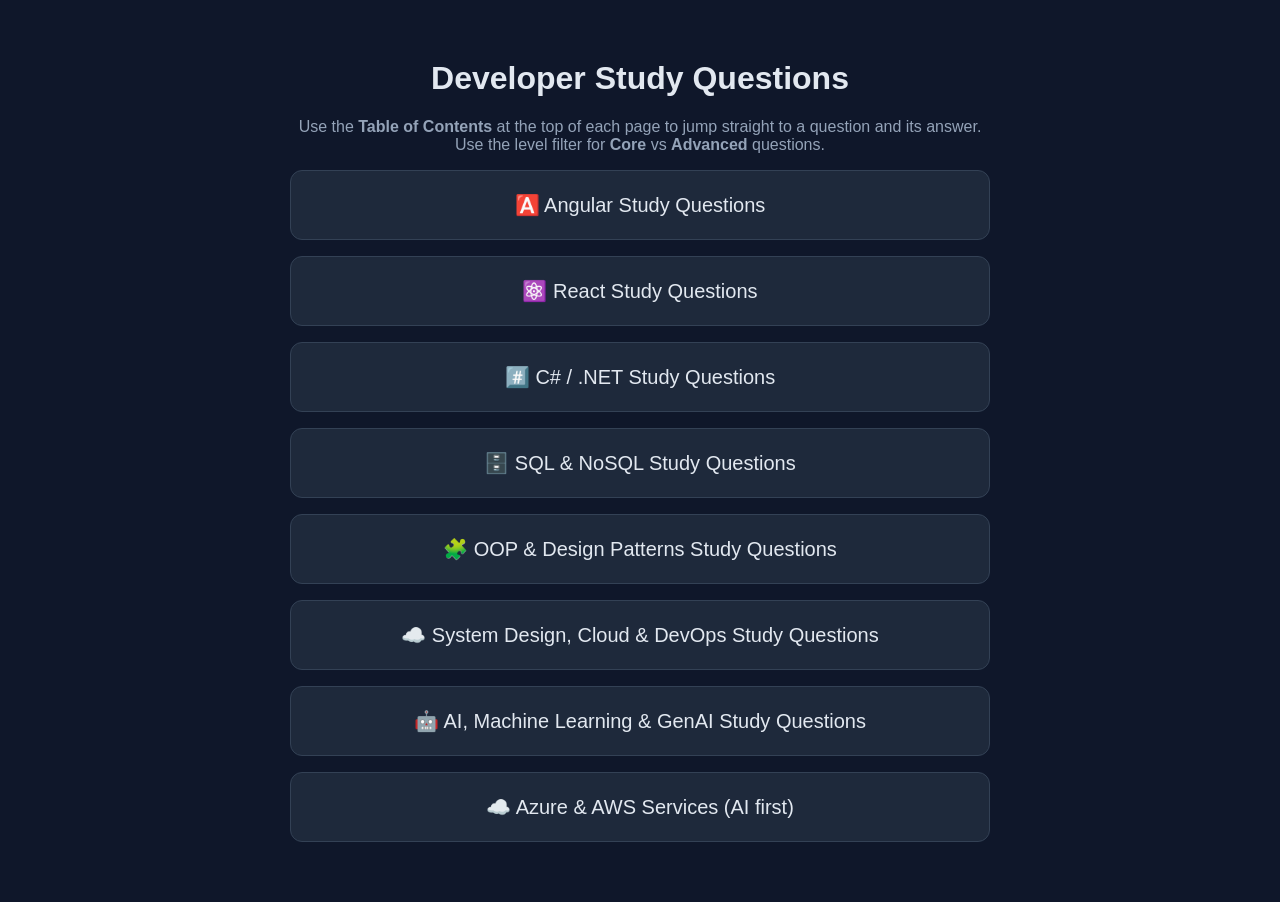
<file: study-question/index.html>
<!DOCTYPE html>
<html lang="en">
<head><meta charset="UTF-8"><meta name="viewport" content="width=device-width, initial-scale=1.0">
<title>Study Questions</title><link rel="stylesheet" href="prep.css"></head>
<body>
<div class="landing">
  <h1>Developer Study Questions</h1>
  <p style="color:var(--muted)">Use the <b>Table of Contents</b> at the top of each page to jump straight to a question and its answer. Use the level filter for <b>Core</b> vs <b>Advanced</b> questions.</p>
  <a class="big" href="angular.html">🅰️ Angular Study Questions</a>
  <a class="big" href="react.html">⚛️ React Study Questions</a>
  <a class="big" href="csharp.html">#️⃣ C# / .NET Study Questions</a>
  <a class="big" href="sql.html">🗄️ SQL & NoSQL Study Questions</a>
  <a class="big" href="oop.html">🧩 OOP & Design Patterns Study Questions</a>
  <a class="big" href="system.html">☁️ System Design, Cloud & DevOps Study Questions</a>
  <a class="big" href="ai.html">🤖 AI, Machine Learning & GenAI Study Questions</a>
  <a class="big" href="cloud.html">☁️ Azure &amp; AWS Services (AI first)</a>
</div>
</body></html>
</file>
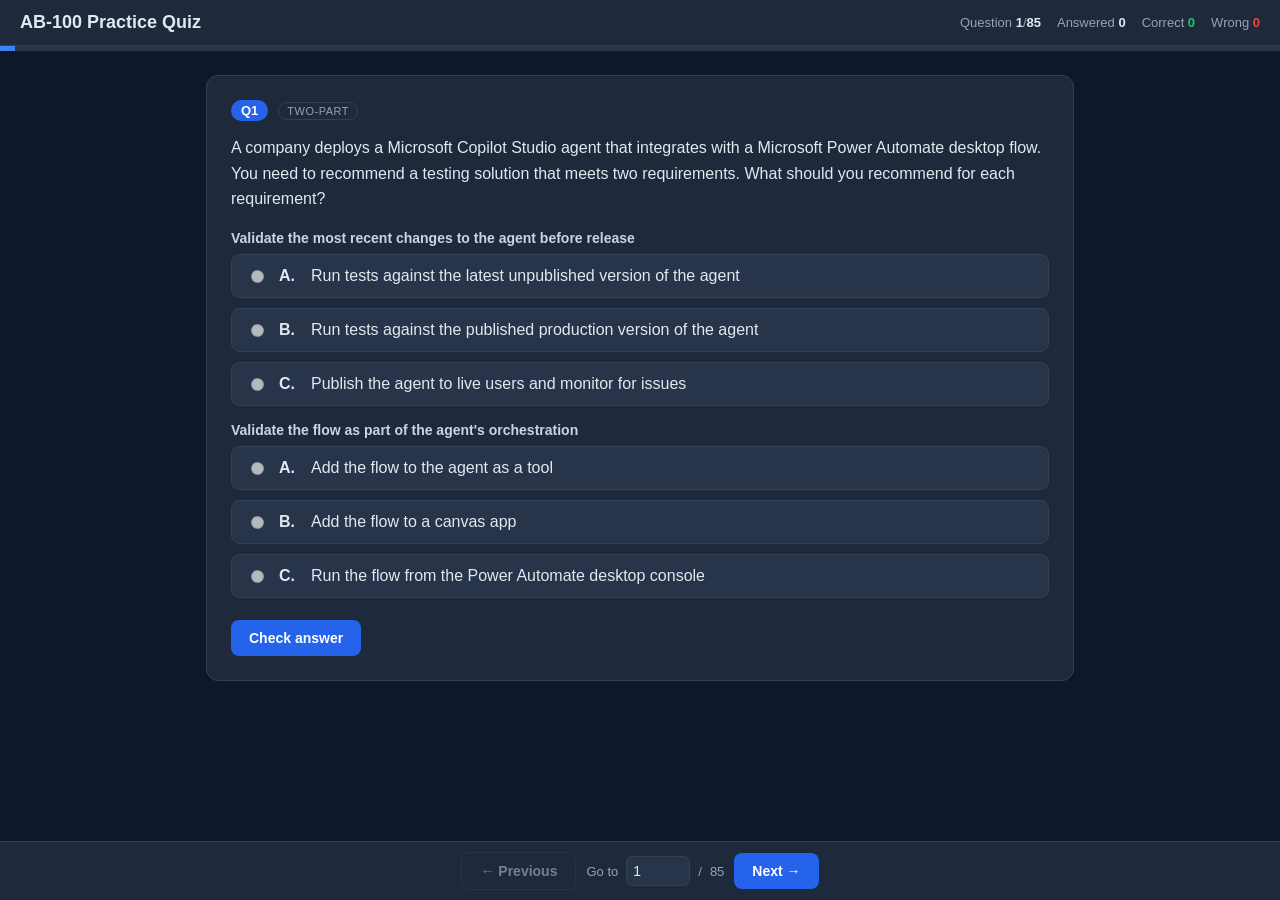
<file: quiz-ab100/ab100.html>
<!DOCTYPE html>
<html lang="en">
<head>
<meta charset="UTF-8">
<meta name="viewport" content="width=device-width, initial-scale=1.0">
<title>AB-100 Practice Quiz</title>
<style>
  :root{
    --bg:#0f172a; --panel:#1e293b; --panel2:#273449; --text:#e2e8f0;
    --muted:#94a3b8; --accent:#3b82f6; --accent2:#2563eb;
    --ok:#22c55e; --okbg:#14351f; --bad:#ef4444; --badbg:#3a1618;
    --border:#334155;
  }
  *{box-sizing:border-box}
  body{margin:0;font-family:"Segoe UI",Roboto,Arial,sans-serif;background:var(--bg);color:var(--text);}
  header{position:sticky;top:0;z-index:10;background:var(--panel);border-bottom:1px solid var(--border);
    padding:12px 20px;display:flex;align-items:center;gap:18px;flex-wrap:wrap;}
  header h1{font-size:18px;margin:0;font-weight:600;}
  .stats{display:flex;gap:16px;font-size:13px;color:var(--muted);margin-left:auto;flex-wrap:wrap}
  .stats b{color:var(--text)}
  .progress{height:5px;background:var(--panel2);width:100%;}
  .progress > div{height:100%;background:var(--accent);width:0;transition:width .3s}
  main{max-width:900px;margin:24px auto;padding:0 16px 90px;}
  .card{background:var(--panel);border:1px solid var(--border);border-radius:12px;padding:24px;}
  .qhead{display:flex;align-items:center;gap:10px;margin-bottom:14px;flex-wrap:wrap}
  .qnum{font-size:13px;font-weight:700;color:#fff;background:var(--accent2);padding:3px 10px;border-radius:20px}
  .tag{font-size:11px;color:var(--muted);border:1px solid var(--border);padding:2px 8px;border-radius:20px;text-transform:uppercase;letter-spacing:.5px}
  .stem{font-size:16px;line-height:1.6;white-space:pre-wrap;margin-bottom:18px}
  .part-prompt{font-size:14px;font-weight:600;color:#cbd5e1;margin:16px 0 8px}
  .hint{font-size:12px;color:var(--muted);margin-bottom:8px}
  .options{display:flex;flex-direction:column;gap:10px}
  .opt{display:flex;align-items:flex-start;gap:12px;padding:12px 14px;border:1px solid var(--border);
    border-radius:9px;cursor:pointer;background:var(--panel2);transition:.15s}
  .opt:hover{border-color:var(--accent)}
  .opt.sel{border-color:var(--accent);background:#213050}
  .opt.correct{border-color:var(--ok);background:var(--okbg)}
  .opt.wrong{border-color:var(--bad);background:var(--badbg)}
  .opt .letter{font-weight:700;min-width:20px}
  .opt input{margin-top:3px;pointer-events:none}
  .verdict{font-weight:700;margin:16px 0 4px;font-size:15px}
  .verdict.ok{color:var(--ok)} .verdict.bad{color:var(--bad)}
  .btnrow{display:flex;gap:10px;margin-top:22px;flex-wrap:wrap;align-items:center}
  button{font-family:inherit;font-size:14px;border:none;border-radius:8px;padding:10px 18px;cursor:pointer;font-weight:600}
  .btn-primary{background:var(--accent2);color:#fff}
  .btn-primary:hover{background:var(--accent)}
  .btn-ghost{background:transparent;color:var(--text);border:1px solid var(--border)}
  .btn-ghost:hover{border-color:var(--accent)}
  button:disabled{opacity:.45;cursor:not-allowed}
  .spacer{flex:1}
  .expl-box{margin-top:14px;border:1px solid #1d4ed8;background:#0e1c33;border-radius:9px;padding:12px 14px}
  .expl-box .h{font-weight:700;color:#60a5fa;margin-bottom:6px;font-size:13px;text-transform:uppercase;letter-spacing:.5px}
  .expl-box .body{font-size:14px;line-height:1.6;color:#dbeafe;white-space:pre-wrap}
  footer{position:fixed;bottom:0;left:0;right:0;background:var(--panel);border-top:1px solid var(--border);
    padding:10px 20px;display:flex;gap:10px;align-items:center;justify-content:center}
  .jump{display:flex;align-items:center;gap:8px;font-size:13px;color:var(--muted)}
  .jump input{width:64px;background:var(--panel2);border:1px solid var(--border);color:var(--text);
    border-radius:6px;padding:6px;font-size:14px}
  @media(max-width:600px){.stem{font-size:15px}main{margin-top:14px}}
</style>
</head>
<body>
<header>
  <h1>AB-100 Practice Quiz</h1>
  <div class="stats">
    <span>Question <b id="s-pos">1</b>/<b id="s-total">0</b></span>
    <span>Answered <b id="s-answered">0</b></span>
    <span>Correct <b id="s-correct" style="color:var(--ok)">0</b></span>
    <span>Wrong <b id="s-wrong" style="color:var(--bad)">0</b></span>
  </div>
</header>
<div class="progress"><div id="bar"></div></div>

<main>
  <div class="card" id="card"><!-- rendered --></div>
</main>

<footer>
  <button class="btn-ghost" id="prev">&larr; Previous</button>
  <div class="jump">Go to
    <input type="number" id="jump" min="1" value="1"> / <span id="f-total">0</span>
  </div>
  <button class="btn-primary" id="next">Next &rarr;</button>
</footer>

<script src="ab100_data.js"></script>
<script>
(function(){
  const data = AB100_DATA.map(normalize);
  const total = data.length;
  let idx = 0;
  const state = data.map(q => ({answered:false, correctBool:null, selected:groupsOf(q).map(()=>[])}));

  const $ = id => document.getElementById(id);
  $('s-total').textContent = total;
  $('f-total').textContent = total;
  $('jump').max = total;

  // Uniform shape: _groups[] = {prompt, multi, options:[{letter,text}], correct:[letters]}
  function normalize(q){
    if(q.type==='twopart'){
      q._groups = q.parts.map(p => ({prompt:p.prompt, multi:false, options:p.options, correct:[p.correct]}));
    } else if(q.type==='yesno'){
      q._groups = [{prompt:'', multi:false,
        options:[{letter:'A',text:'Yes'},{letter:'B',text:'No'}], correct:q.correct}];
    } else {
      q._groups = [{prompt:'', multi:(q.type==='multi'), options:q.options, correct:q.correct}];
    }
    return q;
  }
  function groupsOf(q){ return q._groups; }

  function tagFor(q){
    if(q.type==='twopart') return 'Two-part';
    if(q.type==='yesno') return 'Yes / No';
    if(q.type==='multi') return 'Multiple answer';
    return 'Single answer';
  }

  function arraysEqual(a,b){
    if(a.length!==b.length) return false;
    const x=[...a].sort(), y=[...b].sort();
    return x.every((v,i)=>v===y[i]);
  }

  function escapeHtml(s){
    return (s||'').replace(/&/g,'&amp;').replace(/</g,'&lt;').replace(/>/g,'&gt;');
  }

  function updateStats(){
    const answered = state.filter(s=>s.answered).length;
    const correct = state.filter(s=>s.correctBool===true).length;
    const wrong = state.filter(s=>s.correctBool===false).length;
    $('s-pos').textContent = idx+1;
    $('s-answered').textContent = answered;
    $('s-correct').textContent = correct;
    $('s-wrong').textContent = wrong;
    $('bar').style.width = ((idx+1)/total*100)+'%';
    $('jump').value = idx+1;
    $('prev').disabled = idx===0;
    $('next').disabled = idx===total-1;
  }

  function render(){
    const q = data[idx];
    const st = state[idx];
    const groups = groupsOf(q);
    const c = $('card');
    let html = `<div class="qhead">
        <span class="qnum">Q${q.number}</span>
        <span class="tag">${escapeHtml(tagFor(q))}</span>
      </div>`;
    html += `<div class="stem">${escapeHtml(q.stem)}</div>`;

    groups.forEach((g,gi)=>{
      if(g.prompt) html += `<div class="part-prompt">${escapeHtml(g.prompt)}</div>`;
      if(g.multi && !st.answered) html += `<div class="hint">Select ${g.correct.length} answers</div>`;
      html += `<div class="options" data-group="${gi}">`;
      g.options.forEach(o=>{
        const chk = g.multi ? 'checkbox' : 'radio';
        const sel = st.selected[gi].includes(o.letter);
        let cls = 'opt';
        if(st.answered){
          const isCorrect = g.correct.includes(o.letter);
          if(isCorrect) cls+=' correct';
          else if(sel) cls+=' wrong';
        } else if(sel){ cls+=' sel'; }
        html += `<div class="${cls}" data-group="${gi}" data-letter="${o.letter}">
            <input type="${chk}" ${sel?'checked':''} disabled>
            <span class="letter">${o.letter}.</span>
            <span>${escapeHtml(o.text)}</span>
          </div>`;
      });
      html += `</div>`;
    });

    if(st.answered){
      const ok = st.correctBool;
      const ansTxt = groups.map(g=>g.correct.join(', ')).join('  |  ');
      html += `<div class="verdict ${ok?'ok':'bad'}">${ok?'✓ Correct':'✗ Incorrect'} &nbsp;—&nbsp; Answer: ${escapeHtml(ansTxt)}</div>`;
      if(q.explanation){
        html += `<div class="expl-box"><div class="h">Why this answer</div>
                 <div class="body">${escapeHtml(q.explanation)}</div></div>`;
      }
    }

    html += `<div class="btnrow">
        <button class="btn-primary" id="check" ${st.answered?'disabled':''}>Check answer</button>
        <span class="spacer"></span>
      </div>`;
    c.innerHTML = html;

    c.querySelectorAll('.opt').forEach(el=>{
      el.addEventListener('click', ()=>{
        if(st.answered) return;
        const gi = +el.dataset.group;
        const letter = el.dataset.letter;
        const g = groups[gi];
        const arr = st.selected[gi];
        if(g.multi){
          const i = arr.indexOf(letter);
          if(i>=0) arr.splice(i,1); else arr.push(letter);
        } else {
          st.selected[gi] = [letter];
        }
        refreshSel();
      });
    });
    function refreshSel(){
      c.querySelectorAll('.opt').forEach(el=>{
        const gi = +el.dataset.group;
        const sel = st.selected[gi].includes(el.dataset.letter);
        el.classList.toggle('sel', sel);
        const inp = el.querySelector('input'); if(inp) inp.checked = sel;
      });
    }

    const cb = $('check');
    if(cb) cb.addEventListener('click', ()=>{
      if(st.selected.some(a=>a.length===0)) return; // every group needs a selection
      st.answered = true;
      st.correctBool = groups.every((g,gi)=>arraysEqual(st.selected[gi], g.correct));
      render(); updateStats();
    });

    updateStats();
  }

  $('prev').addEventListener('click', ()=>{ if(idx>0){idx--; render();} });
  $('next').addEventListener('click', ()=>{ if(idx<total-1){idx++; render();} });
  $('jump').addEventListener('change', ()=>{
    let v = parseInt($('jump').value,10);
    if(isNaN(v)) return;
    v = Math.max(1, Math.min(total, v));
    idx = v-1; render();
  });
  document.addEventListener('keydown', e=>{
    if(e.target.tagName==='INPUT') return;
    if(e.key==='ArrowRight' && idx<total-1){idx++; render();}
    if(e.key==='ArrowLeft' && idx>0){idx--; render();}
  });

  render();
})();
</script>
</body>
</html>
</file>
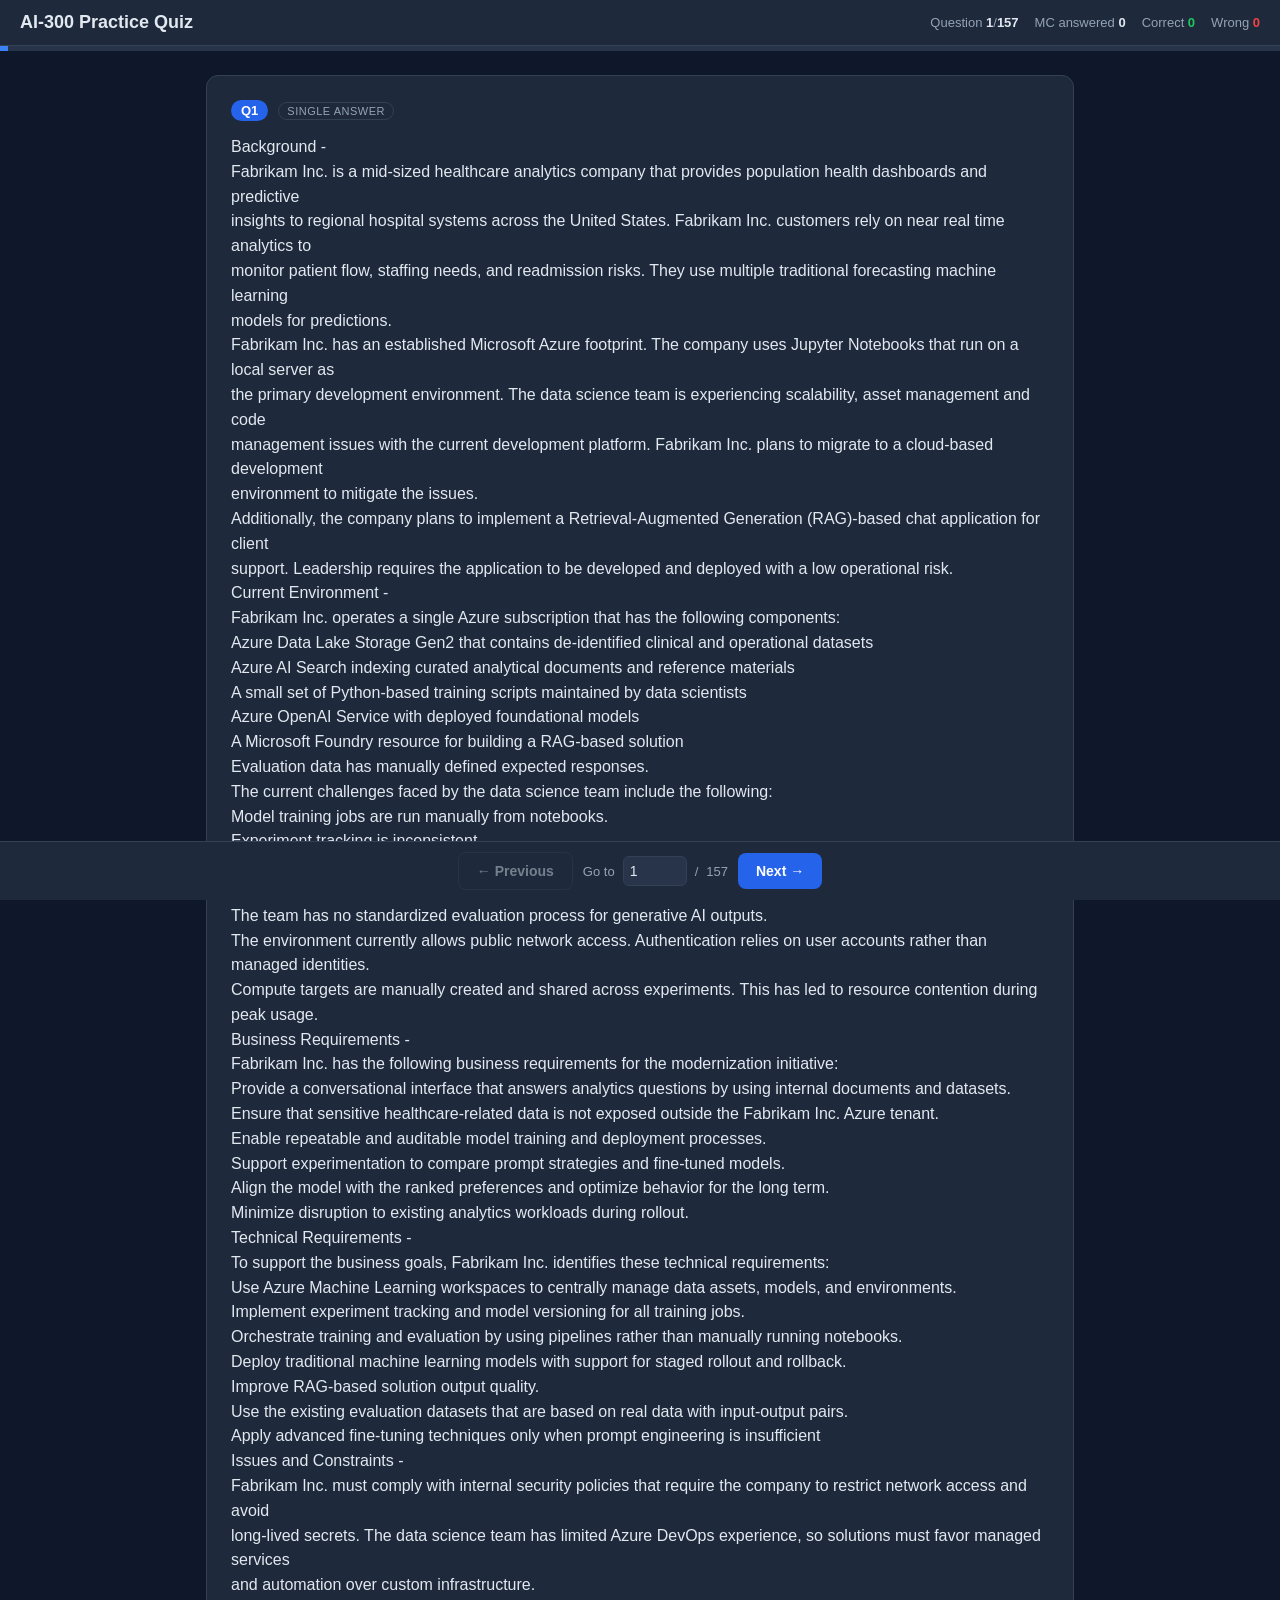
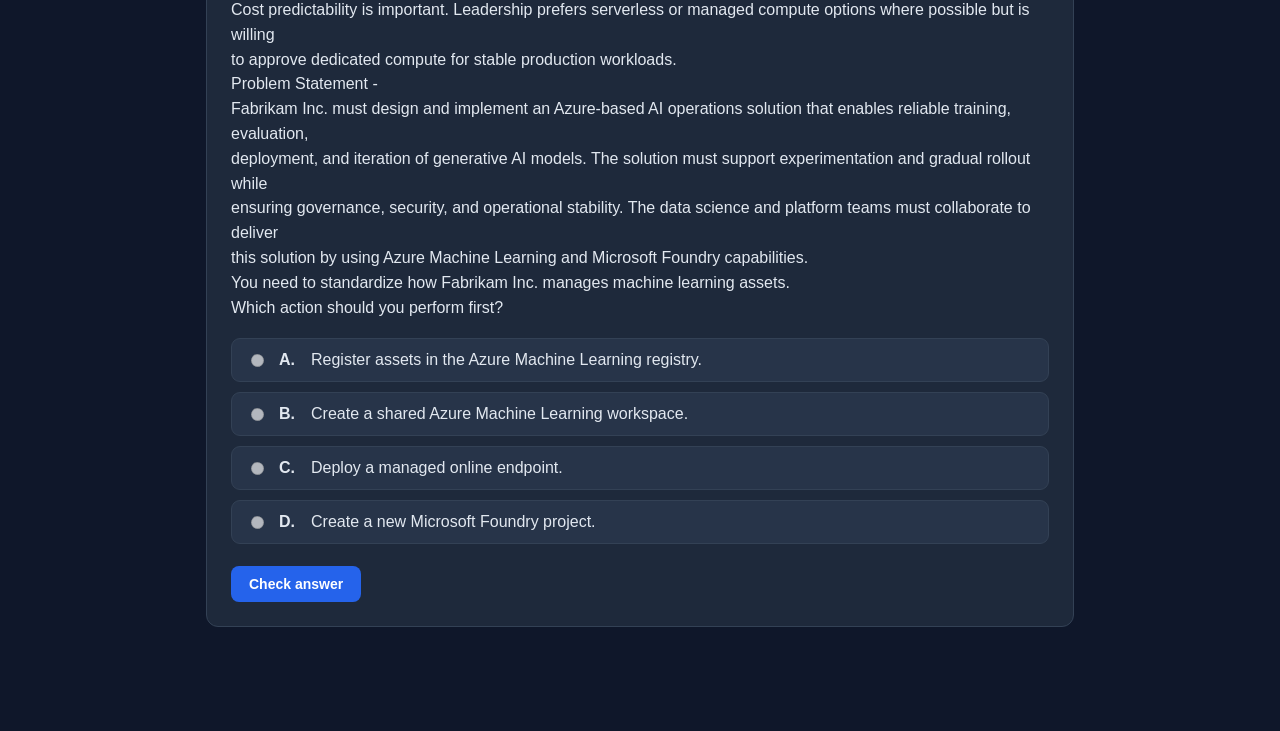
<file: quiz/quiz.html>
<!DOCTYPE html>
<html lang="en">
<head>
<meta charset="UTF-8">
<meta name="viewport" content="width=device-width, initial-scale=1.0">
<title>AI-300 Practice Quiz</title>
<style>
  :root{
    --bg:#0f172a; --panel:#1e293b; --panel2:#273449; --text:#e2e8f0;
    --muted:#94a3b8; --accent:#3b82f6; --accent2:#2563eb;
    --ok:#22c55e; --okbg:#14351f; --bad:#ef4444; --badbg:#3a1618;
    --border:#334155;
  }
  *{box-sizing:border-box}
  body{margin:0;font-family:"Segoe UI",Roboto,Arial,sans-serif;background:var(--bg);color:var(--text);}
  header{position:sticky;top:0;z-index:10;background:var(--panel);border-bottom:1px solid var(--border);
    padding:12px 20px;display:flex;align-items:center;gap:18px;flex-wrap:wrap;}
  header h1{font-size:18px;margin:0;font-weight:600;}
  .stats{display:flex;gap:16px;font-size:13px;color:var(--muted);margin-left:auto;flex-wrap:wrap}
  .stats b{color:var(--text)}
  .progress{height:5px;background:var(--panel2);width:100%;}
  .progress > div{height:100%;background:var(--accent);width:0;transition:width .3s}
  main{max-width:900px;margin:24px auto;padding:0 16px 80px;}
  .card{background:var(--panel);border:1px solid var(--border);border-radius:12px;padding:24px;}
  .qhead{display:flex;align-items:center;gap:10px;margin-bottom:14px;flex-wrap:wrap}
  .qnum{font-size:13px;font-weight:700;color:#fff;background:var(--accent2);padding:3px 10px;border-radius:20px}
  .tag{font-size:11px;color:var(--muted);border:1px solid var(--border);padding:2px 8px;border-radius:20px;text-transform:uppercase;letter-spacing:.5px}
  .stem{font-size:16px;line-height:1.55;white-space:pre-wrap;margin-bottom:18px}
  .options{display:flex;flex-direction:column;gap:10px}
  .opt{display:flex;align-items:flex-start;gap:12px;padding:12px 14px;border:1px solid var(--border);
    border-radius:9px;cursor:pointer;background:var(--panel2);transition:.15s}
  .opt:hover{border-color:var(--accent)}
  .opt.sel{border-color:var(--accent);background:#213050}
  .opt.correct{border-color:var(--ok);background:var(--okbg)}
  .opt.wrong{border-color:var(--bad);background:var(--badbg)}
  .opt .letter{font-weight:700;min-width:20px}
  .opt input{margin-top:3px;pointer-events:none}
  .imgs img{max-width:100%;border:1px solid var(--border);border-radius:8px;margin:8px 0;background:#fff}
  .answer-block{margin-top:16px;padding-top:16px;border-top:1px dashed var(--border);display:none}
  .answer-block.show{display:block}
  .verdict{font-weight:700;margin:14px 0 4px;font-size:15px}
  .verdict.ok{color:var(--ok)} .verdict.bad{color:var(--bad)}
  .btnrow{display:flex;gap:10px;margin-top:22px;flex-wrap:wrap;align-items:center}
  button{font-family:inherit;font-size:14px;border:none;border-radius:8px;padding:10px 18px;cursor:pointer;font-weight:600}
  .btn-primary{background:var(--accent2);color:#fff}
  .btn-primary:hover{background:var(--accent)}
  .btn-ghost{background:transparent;color:var(--text);border:1px solid var(--border)}
  .btn-ghost:hover{border-color:var(--accent)}
  button:disabled{opacity:.45;cursor:not-allowed}
  .spacer{flex:1}
  .jump{display:flex;align-items:center;gap:8px;font-size:13px;color:var(--muted)}
  .jump input{width:64px;background:var(--panel2);border:1px solid var(--border);color:var(--text);
    border-radius:6px;padding:6px;font-size:14px}
  .answer-note{font-size:14px;color:var(--muted);margin-top:8px}
  .pill{display:inline-block;font-weight:700;color:var(--ok)}
  .corr-badge{font-size:11px;font-weight:700;color:#78350f;background:#fbbf24;padding:2px 9px;border-radius:20px;text-transform:uppercase;letter-spacing:.5px}
  .corr-box{margin-top:14px;border:1px solid #b45309;background:#3a2a10;border-radius:9px;padding:12px 14px}
  .corr-box .h{font-weight:700;color:#fbbf24;margin-bottom:4px}
  .corr-box .ans{font-size:15px;color:#fde68a;font-weight:700}
  .corr-box .was{font-size:12px;color:var(--muted);margin-top:4px}
  .corr-box .conf{font-size:11px;color:var(--muted);margin-top:2px}
  .expl-box{margin-top:14px;border:1px solid #1d4ed8;background:#0e1c33;border-radius:9px;padding:12px 14px}
  .expl-box .h{font-weight:700;color:#60a5fa;margin-bottom:6px;font-size:13px;text-transform:uppercase;letter-spacing:.5px}
  .expl-box .body{font-size:14px;line-height:1.6;color:#dbeafe;white-space:pre-wrap}
  .orig-details{margin-top:12px}
  .orig-details summary{cursor:pointer;color:var(--muted);font-size:13px;padding:6px 0}
  .orig-details summary:hover{color:var(--text)}
  footer{position:fixed;bottom:0;left:0;right:0;background:var(--panel);border-top:1px solid var(--border);
    padding:10px 20px;display:flex;gap:10px;align-items:center;justify-content:center}
  @media(max-width:600px){.stem{font-size:15px}main{margin-top:14px}}
</style>
</head>
<body>
<header>
  <h1>AI-300 Practice Quiz</h1>
  <div class="stats">
    <span>Question <b id="s-pos">1</b>/<b id="s-total">0</b></span>
    <span>MC answered <b id="s-answered">0</b></span>
    <span>Correct <b id="s-correct" style="color:var(--ok)">0</b></span>
    <span>Wrong <b id="s-wrong" style="color:var(--bad)">0</b></span>
  </div>
</header>
<div class="progress"><div id="bar"></div></div>

<main>
  <div class="card" id="card"><!-- rendered --></div>
</main>

<footer>
  <button class="btn-ghost" id="prev">&larr; Previous</button>
  <div class="jump">Go to
    <input type="number" id="jump" min="1" value="1"> / <span id="f-total">0</span>
  </div>
  <button class="btn-primary" id="next">Next &rarr;</button>
</footer>

<script src="quiz_data.js"></script>
<script>
(function(){
  const data = QUIZ_DATA;
  const total = data.length;
  let idx = 0;
  // per-question state: {answered:bool, selected:[], correctBool, revealed}
  const state = data.map(q => ({answered:false, selected:[], correctBool:null, revealed:false}));

  const $ = id => document.getElementById(id);
  $('s-total').textContent = total;
  $('f-total').textContent = total;
  $('jump').max = total;

  function arraysEqual(a,b){
    if(a.length!==b.length) return false;
    const x=[...a].sort(), y=[...b].sort();
    return x.every((v,i)=>v===y[i]);
  }

  function updateStats(){
    const answered = state.filter(s=>s.answered).length;
    const correct = state.filter(s=>s.correctBool===true).length;
    const wrong = state.filter(s=>s.correctBool===false).length;
    $('s-pos').textContent = idx+1;
    $('s-answered').textContent = answered;
    $('s-correct').textContent = correct;
    $('s-wrong').textContent = wrong;
    $('bar').style.width = ((idx+1)/total*100)+'%';
    $('jump').value = idx+1;
    $('prev').disabled = idx===0;
    $('next').disabled = idx===total-1;
  }

  function render(){
    const q = data[idx];
    const st = state[idx];
    const c = $('card');
    let html = `<div class="qhead">
        <span class="qnum">Q${q.number}</span>
        <span class="tag">${q.type==='mc' ? (q.multi?'Multiple answer':'Single answer') : (q.label||'Exhibit')}</span>
        ${q.correction ? '<span class="corr-badge">Corrected</span>' : ''}
      </div>`;

    const corrBox = q.correction ? `<div class="corr-box">
        <div class="h">✎ Corrected answer</div>
        <div class="ans">${escapeHtml(q.correction.answer)}</div>
        <div class="was">PDF marked: ${escapeHtml(q.correction.was)}</div>
        <div class="conf">Confidence: ${escapeHtml(q.correction.confidence)}</div>
      </div>` : '';

    const explBox = q.explanation ? `<div class="expl-box">
        <div class="h">Why this answer</div>
        <div class="body">${escapeHtml(q.explanation)}</div>
      </div>` : '';

    if(q.type==='mc'){
      html += `<div class="stem">${escapeHtml(q.stem)}</div>`;
      html += `<div class="options">`;
      q.options.forEach(o=>{
        const chk = q.multi ? 'checkbox' : 'radio';
        const sel = st.selected.includes(o.letter);
        let cls = 'opt';
        if(st.answered){
          const isCorrect = q.correct.includes(o.letter);
          if(isCorrect) cls+=' correct';
          else if(sel) cls+=' wrong';
        } else if(sel){ cls+=' sel'; }
        html += `<div class="${cls}" data-letter="${o.letter}">
            <input type="${chk}" ${sel?'checked':''} disabled>
            <span class="letter">${o.letter}.</span>
            <span>${escapeHtml(o.text)}</span>
          </div>`;
      });
      html += `</div>`;
      if(st.answered){
        const ok = st.correctBool;
        html += `<div class="verdict ${ok?'ok':'bad'}">${ok?'✓ Correct':'✗ Incorrect'} &nbsp;—&nbsp; Answer: ${q.correct.join(', ')}</div>`;
        html += corrBox;
        html += explBox;
      }
      html += `<div class="btnrow">
          <button class="btn-primary" id="check" ${st.answered?'disabled':''}>Check answer</button>
          <span class="spacer"></span>
        </div>`;
    } else {
      // reveal type
      html += `<div class="imgs">` + q.question_images.map(s=>`<img src="${s}" alt="question exhibit">`).join('') + `</div>`;
      html += `<div class="btnrow">
          <button class="btn-primary" id="reveal">${st.revealed?'Hide answer':'Reveal answer'}</button>
        </div>`;
      let ansInner;
      if(q.correction){
        ansInner = corrBox +
          `<details class="orig-details"><summary>View original PDF answer image (marked incorrectly)</summary>
             <div class="imgs">` + q.answer_images.map(s=>`<img src="${s}" alt="original answer">`).join('') + `</div>
           </details>` + explBox;
      } else {
        ansInner = `<div class="verdict ok">✓ Correct answer</div>
           <div class="imgs">` + q.answer_images.map(s=>`<img src="${s}" alt="answer">`).join('') + `</div>` + explBox;
      }
      html += `<div class="answer-block ${st.revealed?'show':''}" id="ans">${ansInner}</div>`;
    }
    c.innerHTML = html;

    if(q.type==='mc'){
      const refreshSel = ()=>{
        c.querySelectorAll('.opt').forEach(el=>{
          const sel = st.selected.includes(el.dataset.letter);
          el.classList.toggle('sel', sel);
          const inp = el.querySelector('input');
          if(inp) inp.checked = sel;
        });
      };
      c.querySelectorAll('.opt').forEach(el=>{
        el.addEventListener('click', ()=>{
          if(st.answered) return;
          const letter = el.dataset.letter;
          if(q.multi){
            const i = st.selected.indexOf(letter);
            if(i>=0) st.selected.splice(i,1); else st.selected.push(letter);
          } else {
            st.selected = [letter];
          }
          refreshSel();
        });
      });
      const cb = $('check');
      if(cb) cb.addEventListener('click', ()=>{
        if(st.selected.length===0){ return; }
        st.answered = true;
        st.correctBool = arraysEqual(st.selected, q.correct);
        render(); updateStats();
      });
    } else {
      $('reveal').addEventListener('click', ()=>{
        st.revealed = !st.revealed;
        if(st.revealed && !st.answered){ st.answered=true; }
        render(); updateStats();
      });
    }
    updateStats();
  }

  function escapeHtml(s){
    return (s||'').replace(/&/g,'&amp;').replace(/</g,'&lt;').replace(/>/g,'&gt;');
  }

  $('prev').addEventListener('click', ()=>{ if(idx>0){idx--; render();} });
  $('next').addEventListener('click', ()=>{ if(idx<total-1){idx++; render();} });
  $('jump').addEventListener('change', ()=>{
    let v = parseInt($('jump').value,10);
    if(isNaN(v)) return;
    v = Math.max(1, Math.min(total, v));
    if(v-1 === idx){ $('jump').value = idx+1; return; }
    idx = v-1; render();
  });
  document.addEventListener('keydown', e=>{
    if(e.target.tagName==='INPUT') return;
    if(e.key==='ArrowRight' && idx<total-1){idx++; render();}
    if(e.key==='ArrowLeft' && idx>0){idx--; render();}
  });

  render();
})();
</script>
</body>
</html>
</file>
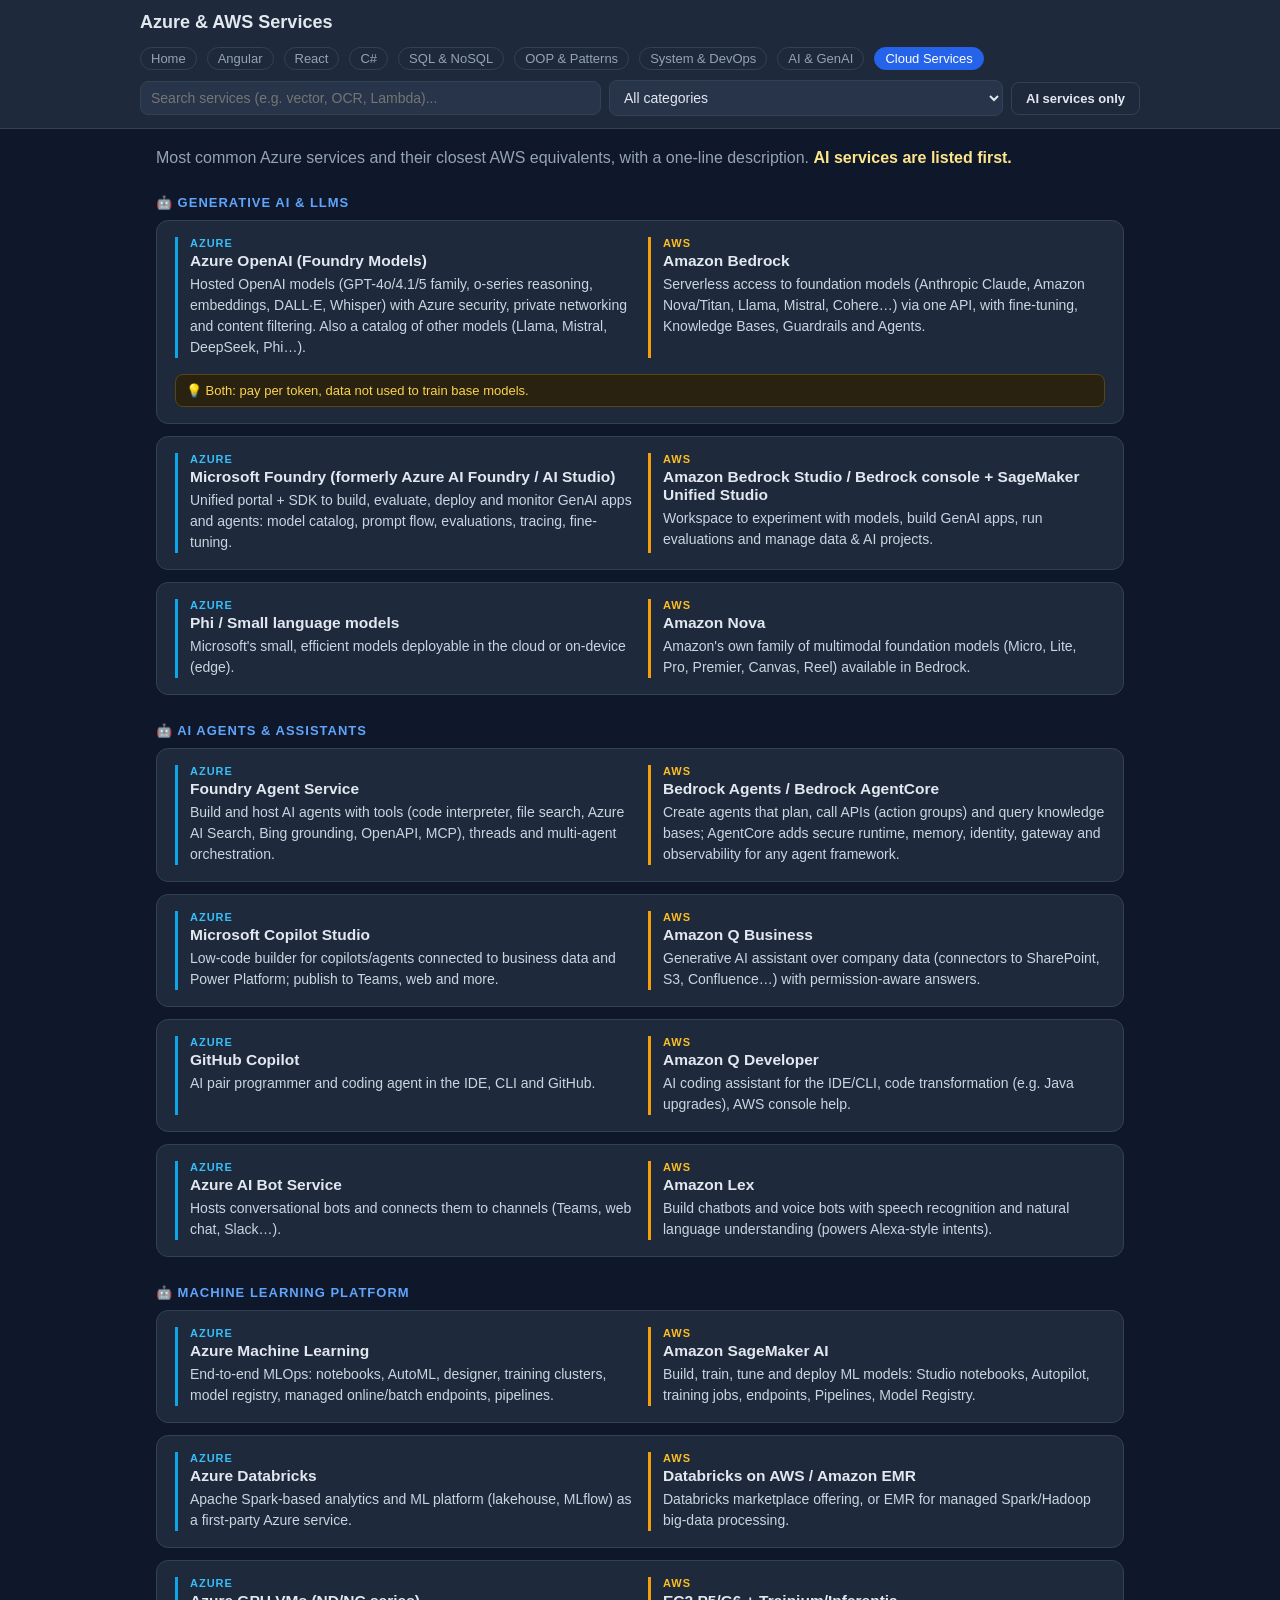
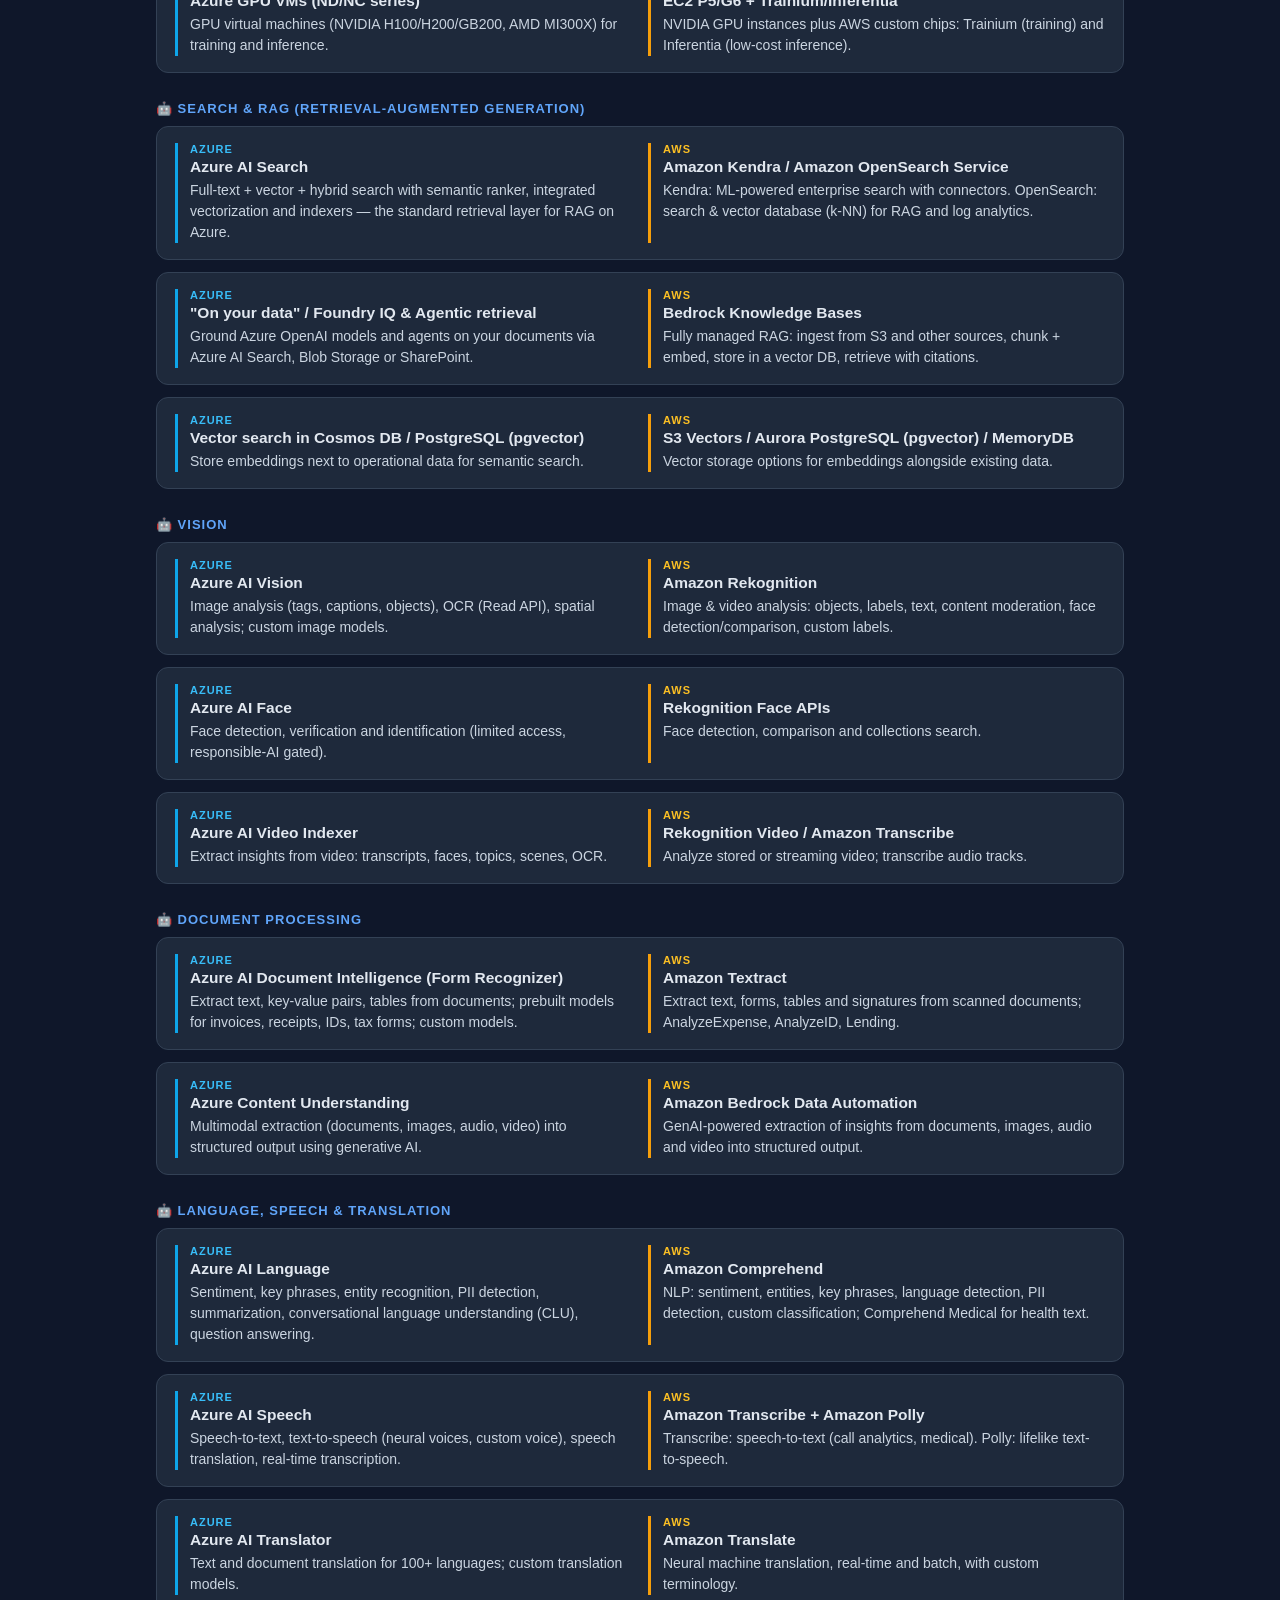
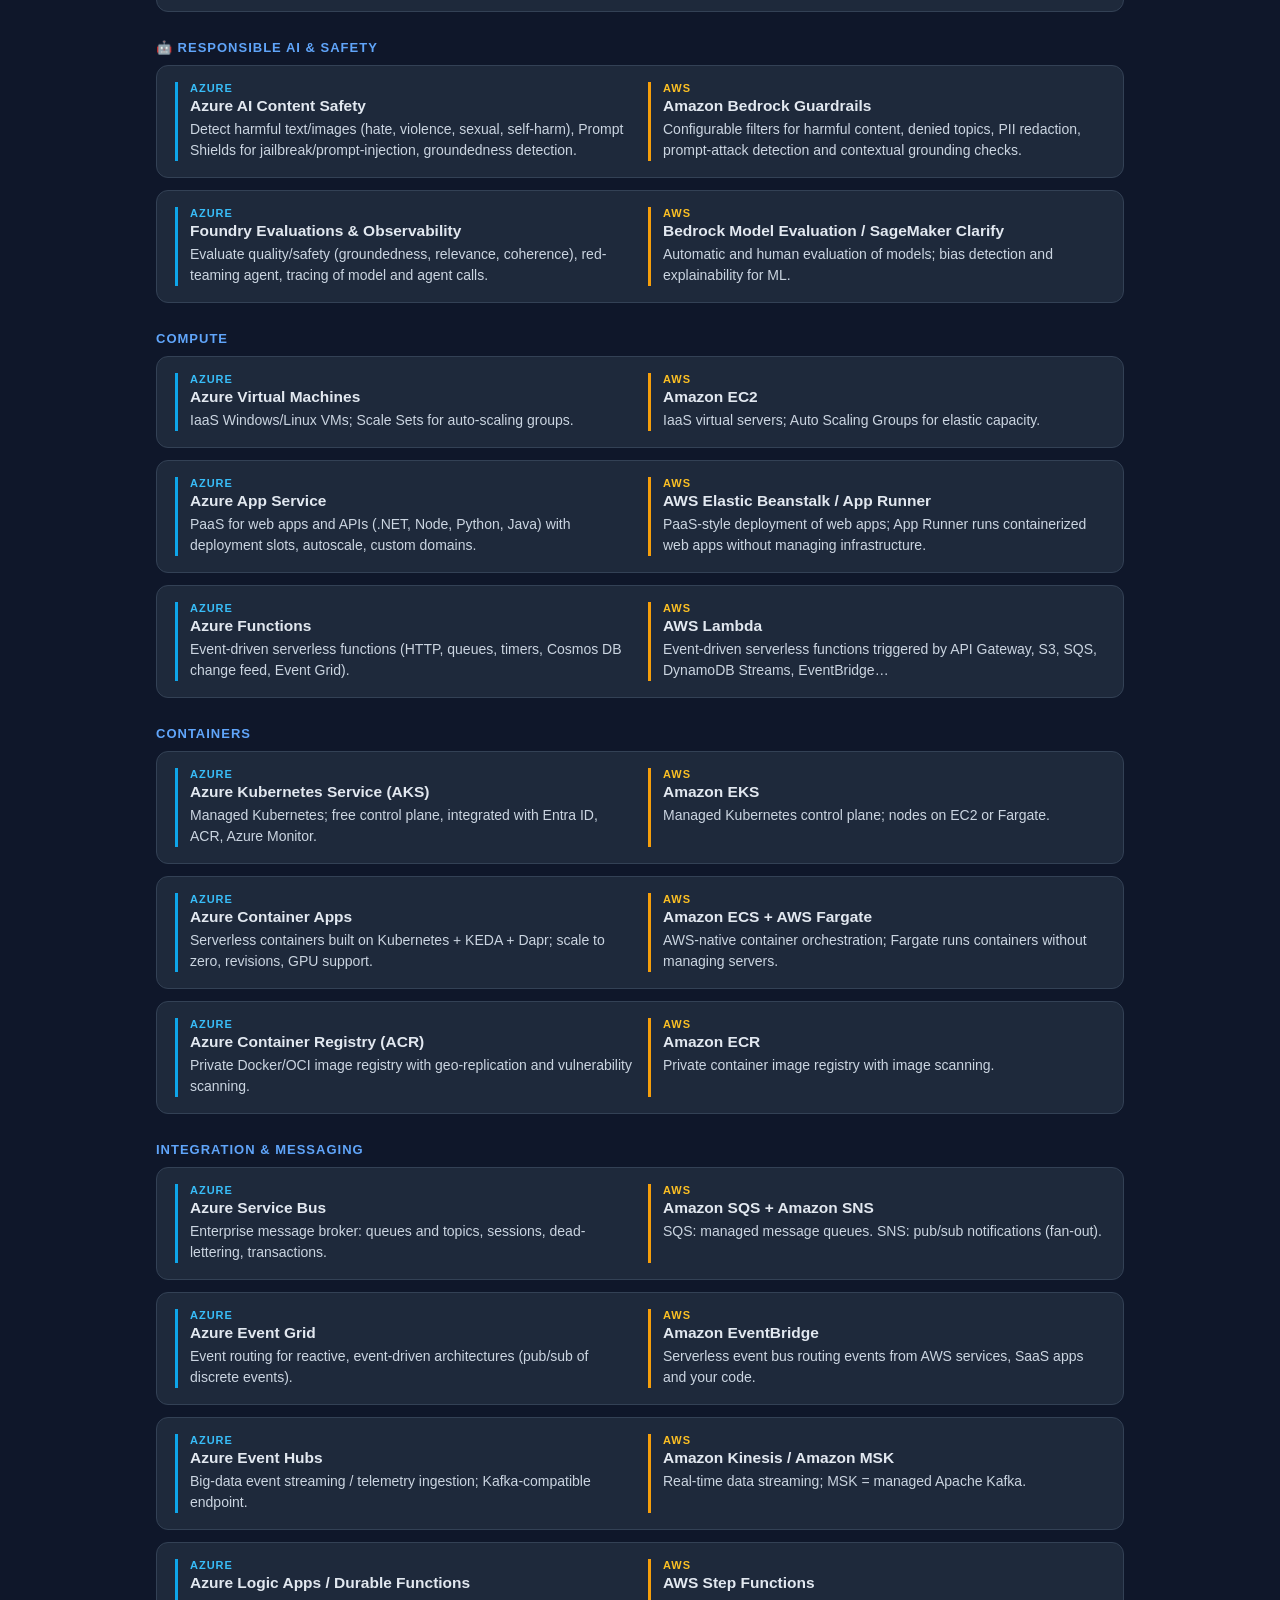
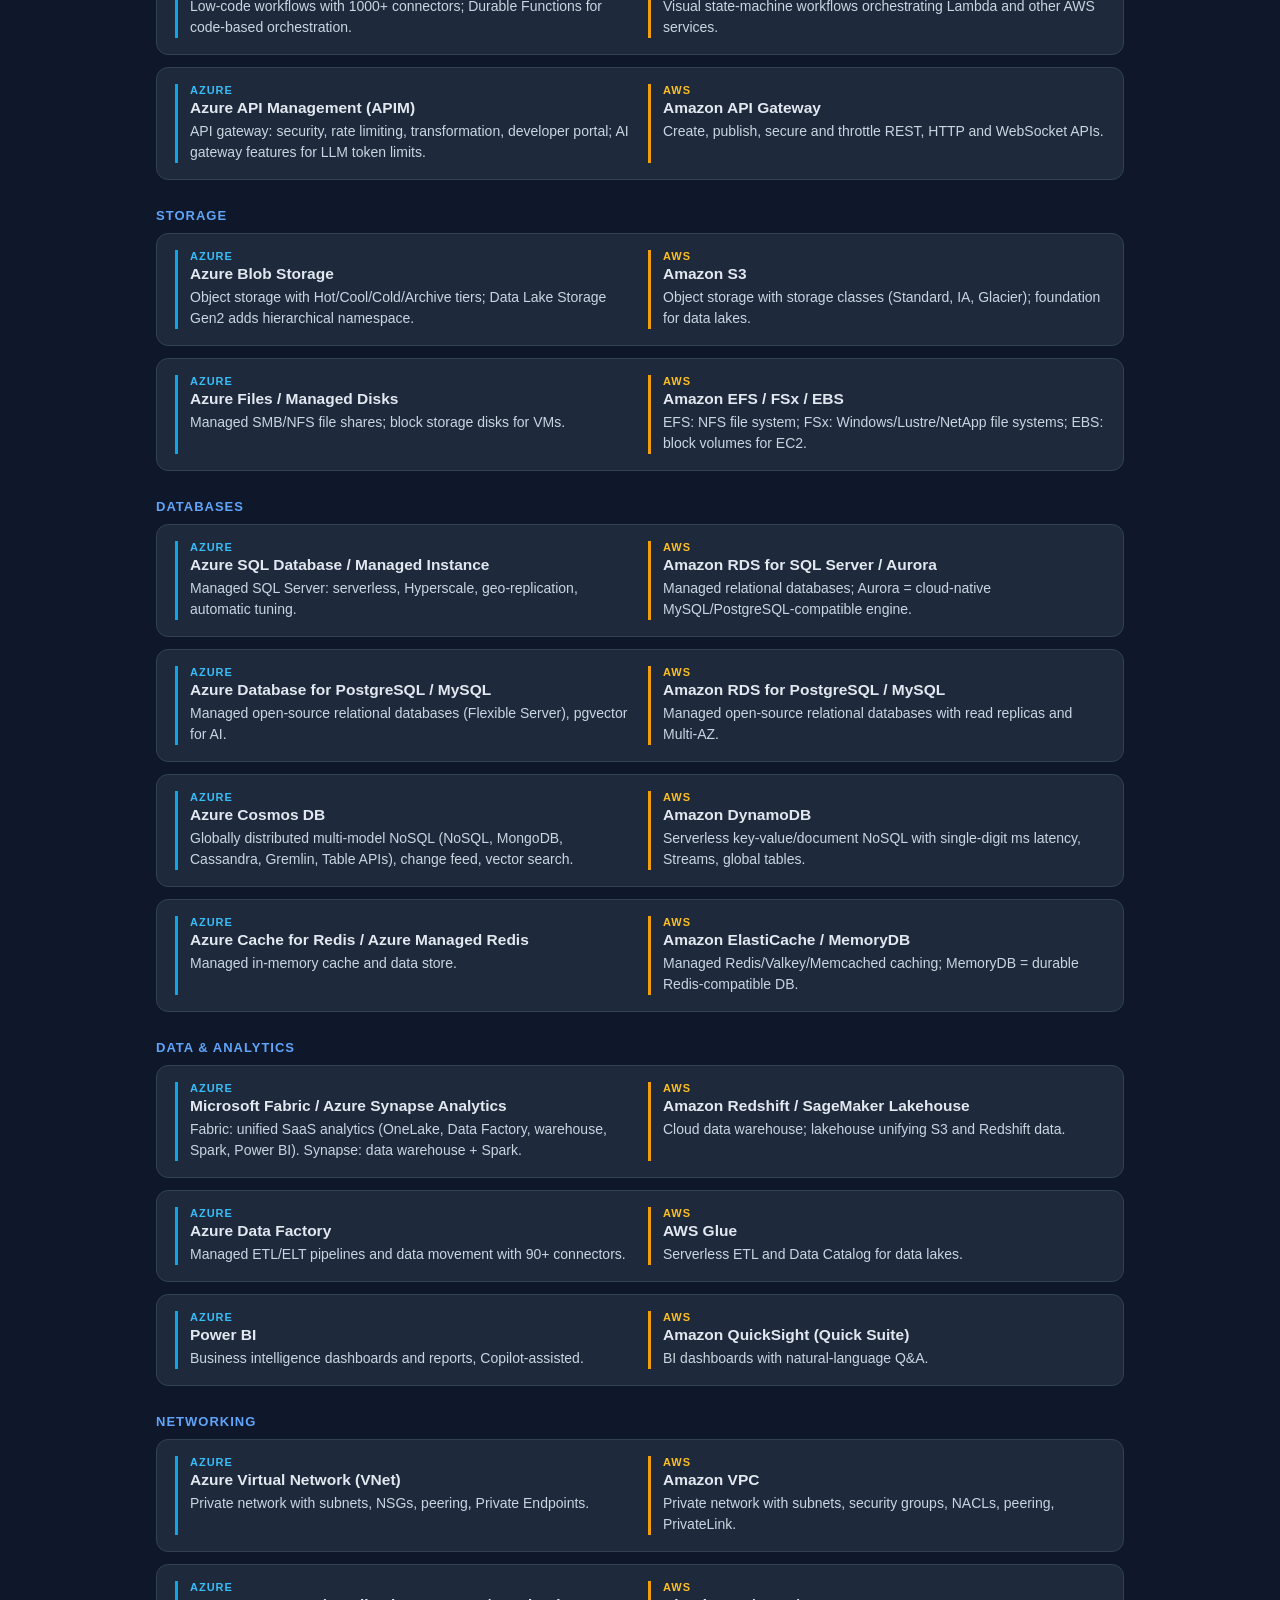
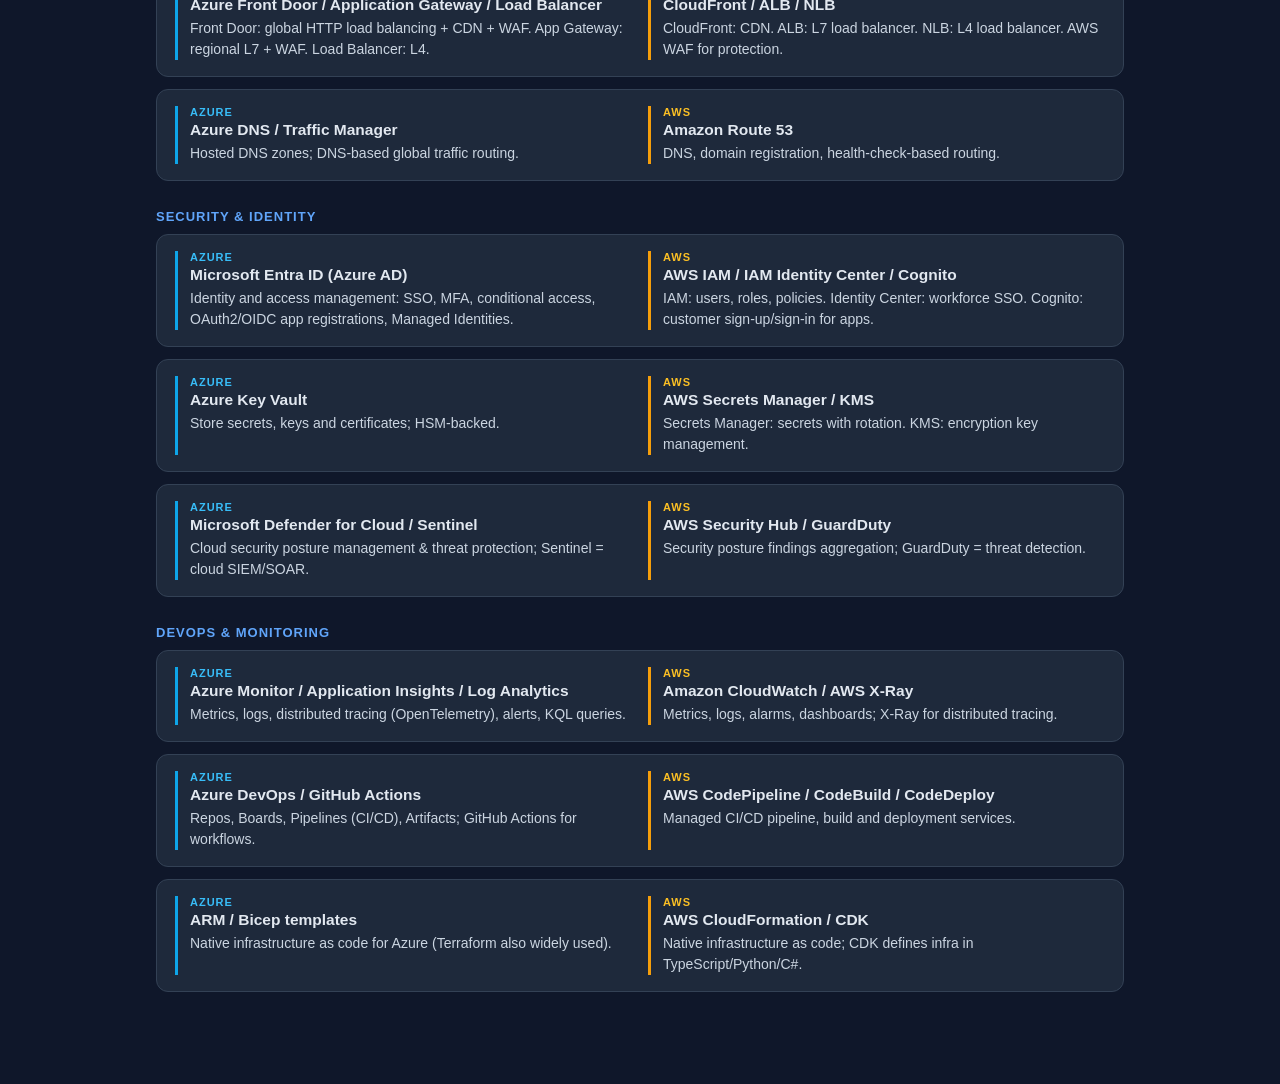
<file: study-question/cloud.html>
<!DOCTYPE html>
<html lang="en">
<head>
<meta charset="UTF-8">
<meta name="viewport" content="width=device-width, initial-scale=1.0">
<title>Azure &amp; AWS Services</title>
<link rel="stylesheet" href="prep.css">
</head>
<body>
<header>
  <div class="hrow">
    <h1>Azure &amp; AWS Services</h1>
    <nav>
      <a href="index.html">Home</a>
      <a href="angular.html">Angular</a>
      <a href="react.html">React</a>
      <a href="csharp.html">C#</a>
      <a href="sql.html">SQL & NoSQL</a>
      <a href="oop.html">OOP & Patterns</a>
      <a href="system.html">System & DevOps</a>
      <a href="ai.html">AI & GenAI</a>
      <a href="cloud.html" class="active">Cloud Services</a>
    </nav>
  </div>
  <div class="hrow tools">
    <input id="search" type="search" placeholder="Search services (e.g. vector, OCR, Lambda)...">
    <select id="cat"></select>
    <button class="btn-ghost" id="aiOnly">AI services only</button>
  </div>
</header>
<main>
  <p style="color:var(--muted);margin-top:0">Most common Azure services and their closest AWS equivalents, with a one-line description. <b style="color:#fde68a">AI services are listed first.</b></p>
  <div id="list"></div>
</main>
<script src="cloud_data.js"></script>
<script>
(function(){
  const $ = id => document.getElementById(id);
  const esc = s => (s||'').replace(/&/g,'&amp;').replace(/</g,'&lt;').replace(/>/g,'&gt;');
  const cats = [...new Set(CLOUD_DATA.map(d=>d.cat))];
  $('cat').innerHTML = '<option value="">All categories</option>' +
    cats.map(c=>`<option value="${esc(c)}">${CLOUD_DATA.find(d=>d.cat===c).ai?'🤖 ':''}${esc(c)} (${CLOUD_DATA.filter(d=>d.cat===c).length})</option>`).join('');
  let aiOnly = false;

  const side = (cls, label, [name, desc]) => `<div class="svc ${cls}">
      <div class="svc-cloud">${label}</div><div class="svc-name">${esc(name)}</div><div class="svc-desc">${esc(desc)}</div></div>`;

  function render(){
    const term = $('search').value.trim().toLowerCase();
    const cat = $('cat').value;
    const list = CLOUD_DATA.filter(d => (!cat || d.cat===cat) && (!aiOnly || d.ai) &&
      (!term || [d.cat, ...d.azure, ...d.aws, d.note||''].join(' ').toLowerCase().includes(term)));
    let html = '', last = null;
    list.forEach(d => {
      if(d.cat !== last){ html += `<div class="cat-title">${d.ai?'🤖 ':''}${esc(d.cat)}</div>`; last = d.cat; }
      html += `<div class="card svc-row">${side('az','Azure',d.azure)}${side('aws','AWS',d.aws)}
        ${d.note?`<div class="tip svc-note">💡 ${esc(d.note)}</div>`:''}</div>`;
    });
    $('list').innerHTML = html || '<div class="empty">No services match.</div>';
  }
  $('search').oninput = render;
  $('cat').onchange = render;
  $('aiOnly').onclick = e => { aiOnly = !aiOnly; e.target.classList.toggle('on', aiOnly); render(); };
  render();
})();
</script>
</body>
</html>
</file>
<file: study-question/prep.css>
:root{
  --bg:#0f172a; --panel:#1e293b; --panel2:#273449; --text:#e2e8f0;
  --muted:#94a3b8; --accent:#3b82f6; --accent2:#2563eb;
  --ok:#22c55e; --okbg:#14351f; --border:#334155; --code:#0b1222;
}
*{box-sizing:border-box}
body{margin:0;font-family:"Segoe UI",Roboto,Arial,sans-serif;background:var(--bg);color:var(--text);}
a{color:#60a5fa}
header{position:sticky;top:0;z-index:10;background:var(--panel);border-bottom:1px solid var(--border);padding:12px 20px;}
.hrow{display:flex;align-items:center;gap:14px;flex-wrap:wrap;max-width:1000px;margin:0 auto}
header h1{font-size:18px;margin:0;font-weight:600}
header nav{display:flex;gap:10px;font-size:13px}
header nav a{text-decoration:none;color:var(--muted);border:1px solid var(--border);padding:3px 10px;border-radius:20px}
header nav a.active{color:#fff;background:var(--accent2);border-color:var(--accent2)}
.tools{display:flex;gap:8px;flex-wrap:wrap;margin-top:10px}
.tools input,.tools select{background:var(--panel2);border:1px solid var(--border);color:var(--text);border-radius:8px;padding:8px 10px;font-size:14px;font-family:inherit}
.tools input{flex:1;min-width:180px}
button{font-family:inherit;font-size:13px;border:none;border-radius:8px;padding:8px 14px;cursor:pointer;font-weight:600}
.btn-primary{background:var(--accent2);color:#fff}
.btn-primary:hover{background:var(--accent)}
.btn-ghost{background:transparent;color:var(--text);border:1px solid var(--border)}
.btn-ghost:hover{border-color:var(--accent)}
.btn-ghost.on{border-color:var(--ok);color:var(--ok)}
main{max-width:1000px;margin:20px auto;padding:0 16px 60px}
.cat-title{font-size:13px;text-transform:uppercase;letter-spacing:1px;color:#60a5fa;margin:28px 0 10px;font-weight:700}
.card{background:var(--panel);border:1px solid var(--border);border-radius:12px;padding:16px 18px;margin-bottom:12px}
.qrow{display:flex;gap:12px;align-items:flex-start}
.qnum{font-size:12px;font-weight:700;color:#fff;background:var(--accent2);padding:3px 9px;border-radius:20px;white-space:nowrap;margin-top:2px}
.q{font-size:16px;font-weight:600;line-height:1.5;flex:1}
.lvl{font-size:11px;font-weight:700;color:#f0abfc;border:1px solid #86198f;background:#2e1032;padding:2px 8px;border-radius:20px;text-transform:uppercase;letter-spacing:.5px;white-space:nowrap;margin-top:3px}
.actions{display:flex;gap:12px;margin-top:14px;flex-wrap:wrap;align-items:center}
.answer{margin-top:12px;border-top:1px dashed var(--border);padding-top:12px}
.card{scroll-margin-top:calc(var(--hdr,130px) + 12px)}
.card.flash{animation:flash 1.6s ease-out}
@keyframes flash{0%{box-shadow:0 0 0 3px var(--accent);border-color:var(--accent)}100%{box-shadow:0 0 0 0 transparent}}
.to-toc{font-size:12px;color:var(--muted);text-decoration:none;margin-left:auto}
.to-toc:hover{color:#60a5fa}
#toc{max-width:1000px;margin:20px auto 0;padding:0 16px;scroll-margin-top:calc(var(--hdr,130px) + 12px)}
#toc details{background:var(--panel);border:1px solid var(--border);border-radius:12px;padding:6px 18px}
#toc summary{cursor:pointer;font-size:17px;font-weight:700;padding:10px 0;list-style-position:inside}
.toc-count{font-size:12px;font-weight:600;color:var(--muted);margin-left:8px}
.toc-body{columns:2 420px;column-gap:28px;padding:4px 0 12px;border-top:1px solid var(--border)}
.toc-group{break-inside:avoid;padding-top:10px}
.toc-cat{font-size:12px;font-weight:700;text-transform:uppercase;letter-spacing:1px;color:#60a5fa;margin-bottom:4px;display:flex;align-items:center;gap:8px}
.toc-cat .lvl{margin-top:0;font-size:10px;padding:1px 6px}
#toc ol{list-style:none;margin:0;padding:0}
#toc li a{display:flex;gap:8px;padding:3px 6px;border-radius:6px;text-decoration:none;color:var(--text);font-size:13.5px;line-height:1.45}
#toc li a:hover{background:var(--panel2)}
.toc-num{color:var(--muted);font-size:12px;font-weight:700;min-width:32px;padding-top:1px}
#toc mark{background:none;color:#fde68a;font-weight:700}
.answer ul{margin:0;padding-left:20px}
.answer li{margin:6px 0;line-height:1.55;font-size:14.5px}
.answer li::marker{color:var(--accent)}
.answer b{color:#fde68a}
.answer-table-wrap{overflow-x:auto;margin-top:14px}
.answer-table-wrap:focus-visible{outline:2px solid var(--accent);outline-offset:3px}
.answer-table{width:100%;min-width:540px;border-collapse:collapse;font-size:14px;line-height:1.55}
.answer-table caption{text-align:left;font-weight:700;font-size:15px;padding-bottom:10px}
.answer-table th,.answer-table td{border:1px solid var(--border);padding:10px 12px;text-align:left;vertical-align:top}
.answer-table thead th{background:var(--panel2);color:#fde68a}
.answer-table th[scope="row"]{width:20%;font-weight:600}
.answer-table td{width:40%}
code{font-family:Consolas,"Cascadia Code",monospace;background:var(--code);border:1px solid var(--border);padding:1px 5px;border-radius:4px;font-size:13px;color:#93c5fd}
pre{background:var(--code);border:1px solid var(--border);border-radius:8px;padding:12px;overflow:auto;margin:12px 0 0}
pre code{background:none;border:none;padding:0;color:#cbd5e1;font-size:13px;line-height:1.5}
.tip{margin-top:10px;font-size:13px;color:#fcd34d;background:#2a2210;border:1px solid #5b4511;border-radius:8px;padding:8px 10px}
.empty{color:var(--muted);text-align:center;margin-top:40px}
.landing{max-width:700px;margin:60px auto;text-align:center}
.landing a.big{display:block;margin:16px 0;padding:22px;background:var(--panel);border:1px solid var(--border);border-radius:12px;font-size:20px;text-decoration:none;color:var(--text)}
.landing a.big:hover{border-color:var(--accent)}

.svc-row{display:grid;grid-template-columns:1fr 1fr;gap:16px}
.svc{border-left:3px solid var(--border);padding-left:12px}
.svc.az{border-left-color:#0ea5e9}
.svc.aws{border-left-color:#f59e0b}
.svc-cloud{font-size:11px;font-weight:700;text-transform:uppercase;letter-spacing:1px;color:var(--muted)}
.svc.az .svc-cloud{color:#38bdf8}
.svc.aws .svc-cloud{color:#fbbf24}
.svc-name{font-size:15.5px;font-weight:600;margin:3px 0 4px}
.svc-desc{font-size:14px;line-height:1.5;color:#cbd5e1}
.svc-note{grid-column:1 / -1;margin-top:0}
@media (max-width:700px){.svc-row{grid-template-columns:1fr}}
</file>
